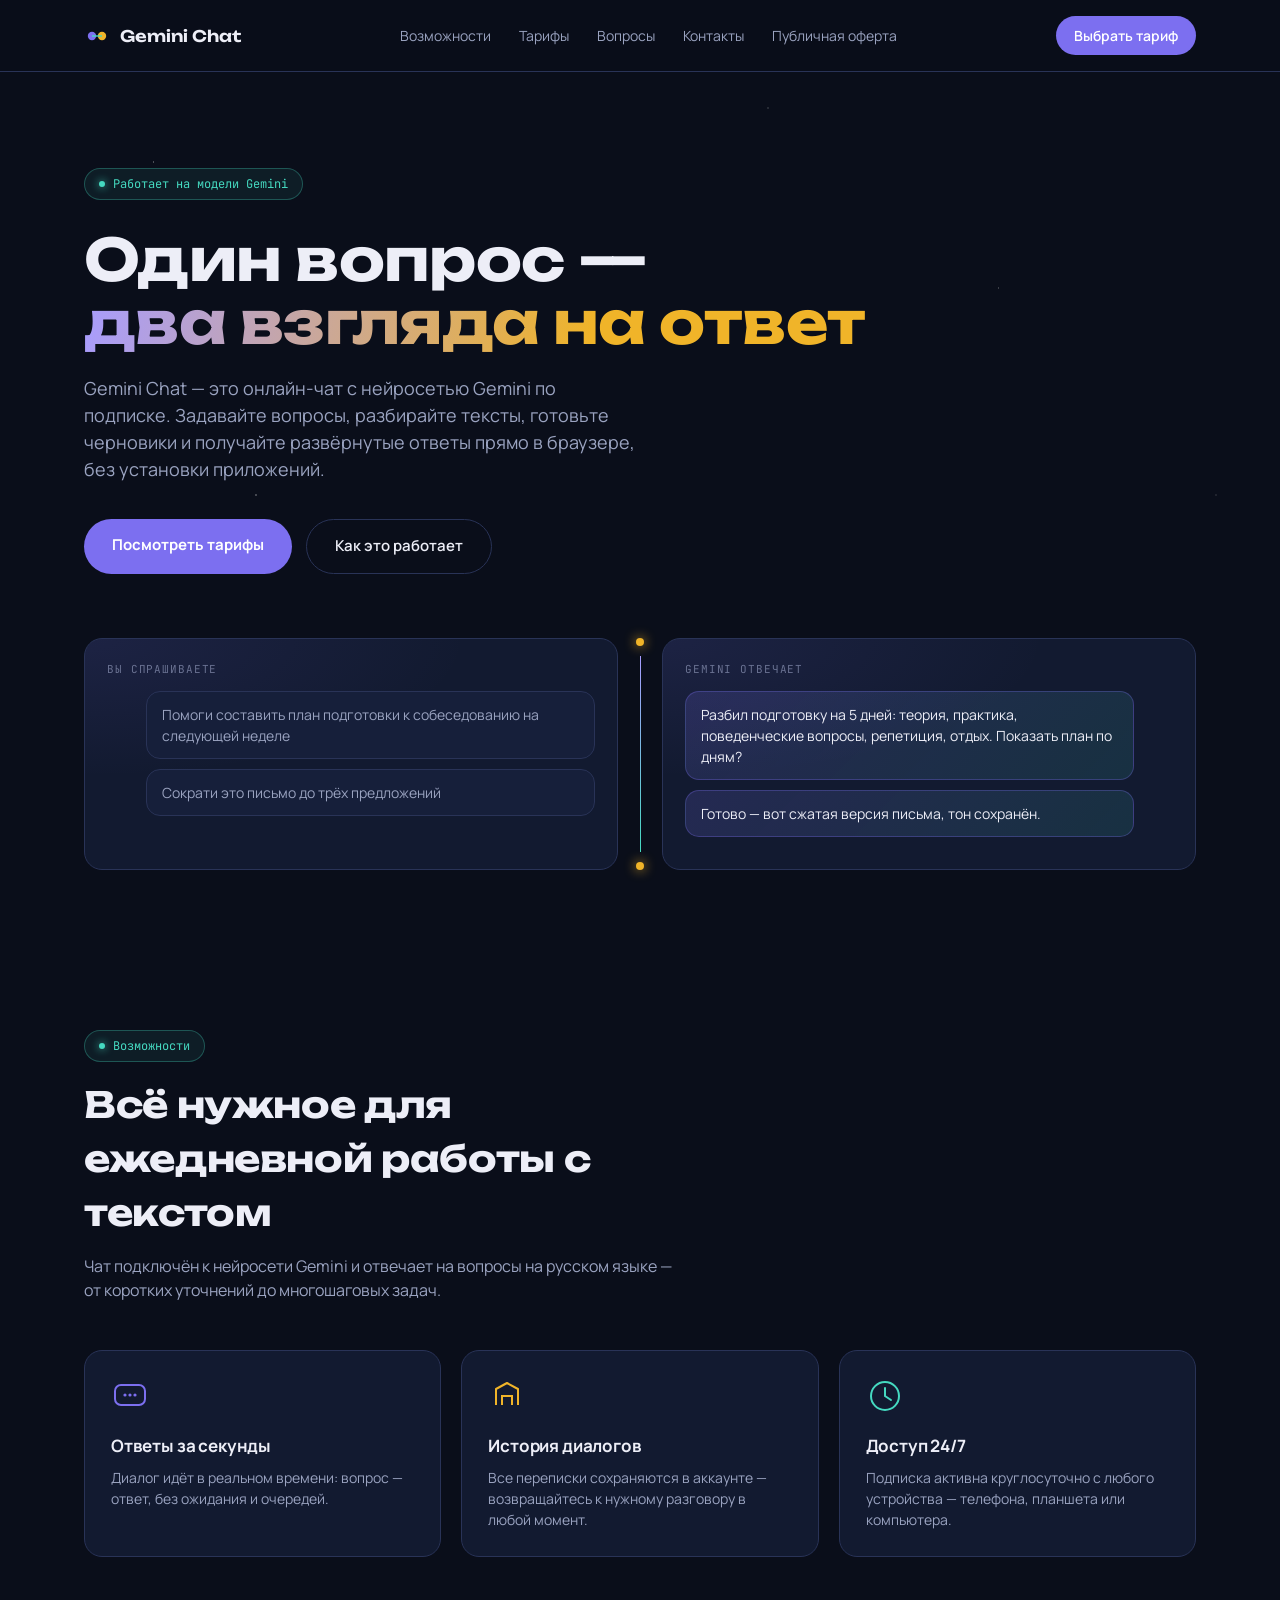
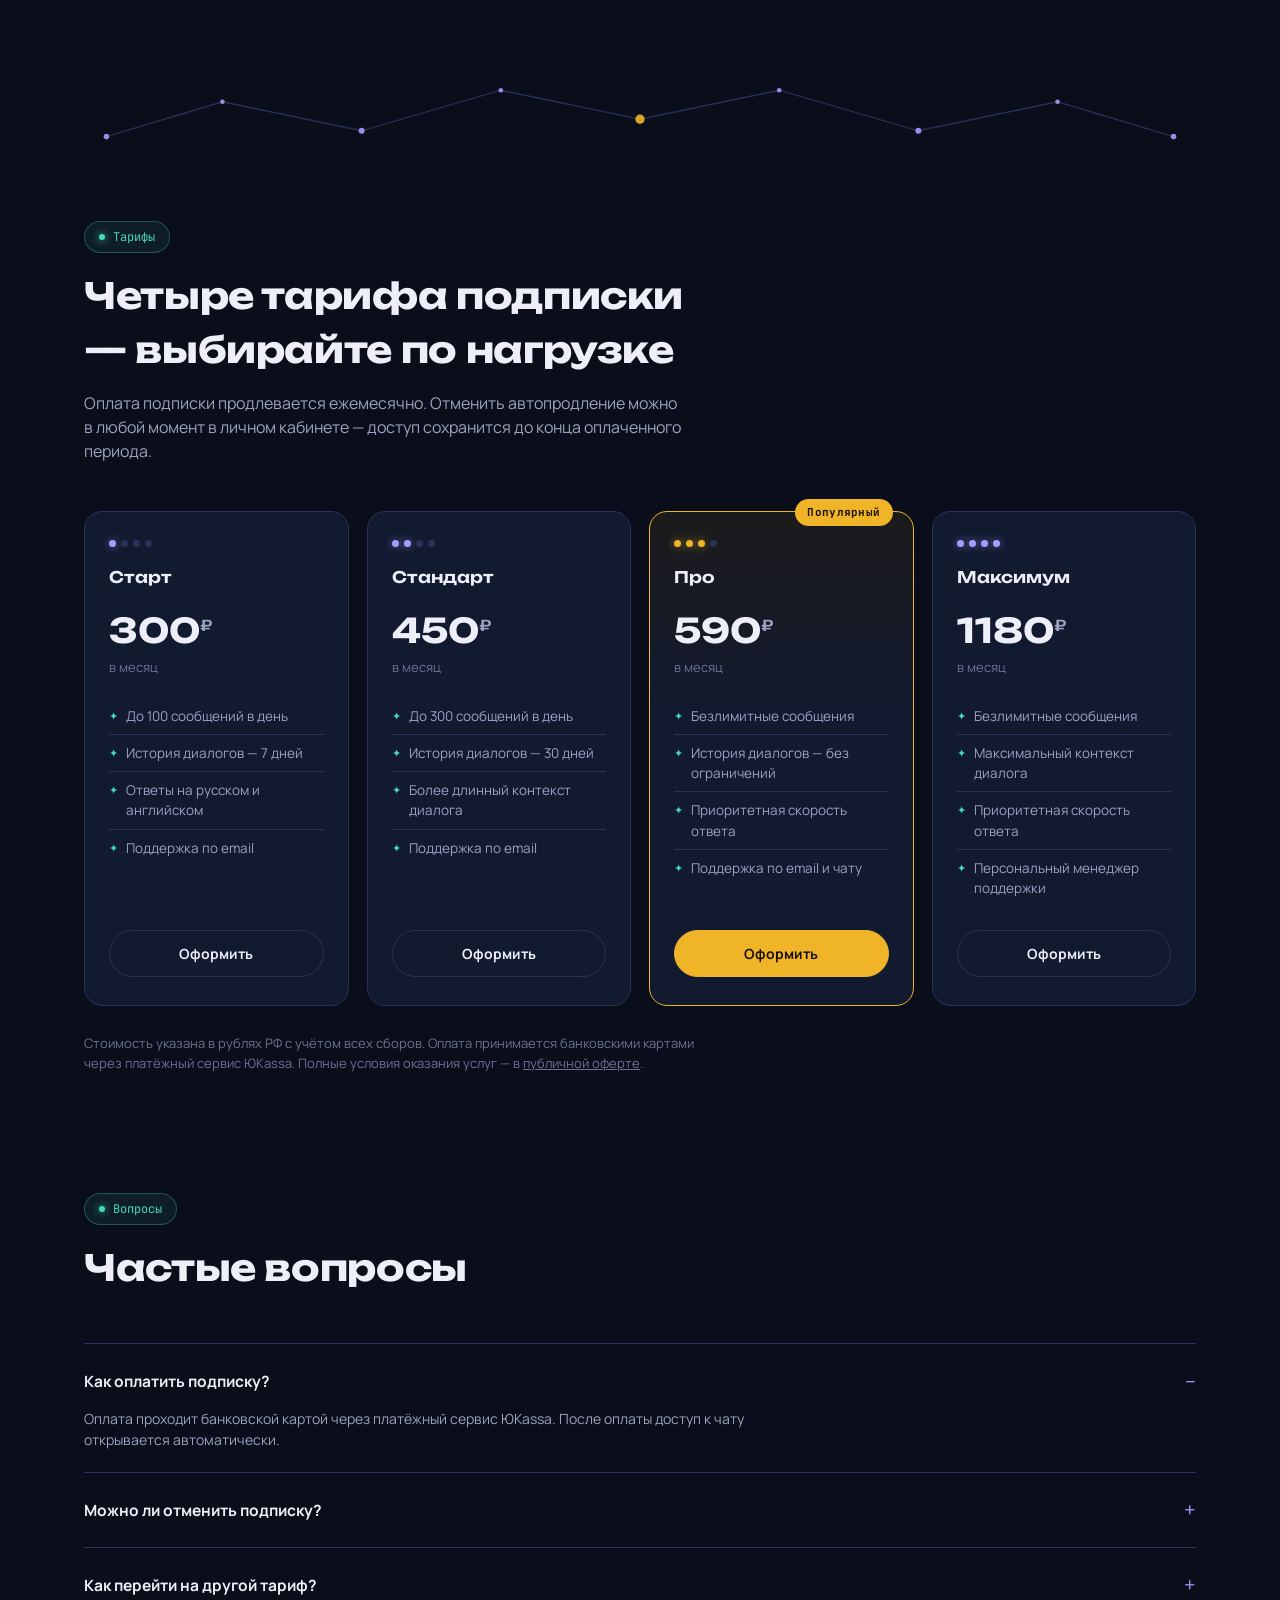
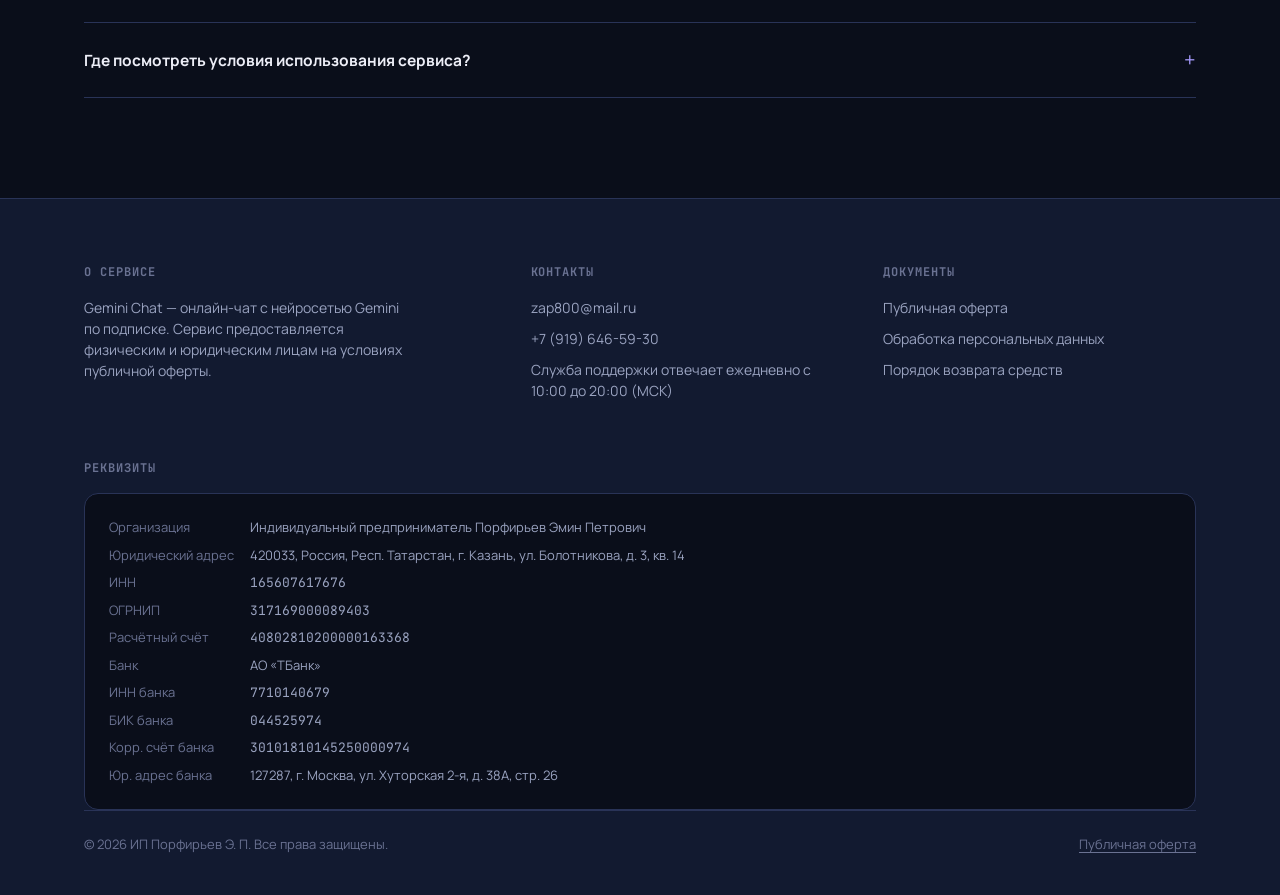
<file: gemini.html>
<!DOCTYPE html>
<html lang="ru">
<head>
    <meta charset="UTF-8">
    <meta name="viewport" content="width=device-width, initial-scale=1.0">
    <title>Gemini Chat — онлайн-чат с нейросетью Gemini по подписке</title>
    <link rel="icon" type="image/png" href="favicon.png">
    <link rel="icon" type="image/x-icon" href="favicon.ico">
    <link rel="apple-touch-icon" href="apple-touch-icon.png">
    <link rel="preconnect" href="https://fonts.googleapis.com">
    <link href="https://fonts.googleapis.com/css2?family=Unbounded:wght@400;500;600;700;800&family=Manrope:wght@400;500;600;700;800&family=JetBrains+Mono:wght@400;500;600&display=swap"
          rel="stylesheet">
    <style>
        :root {
            --bg-void: #0a0e1a;
            --bg-panel: #121a30;
            --bg-panel-2: #161f3a;
            --line: #293357;
            --violet: #7c6ff0;
            --violet-soft: #a89cff;
            --gold: #f0b429;
            --teal: #45d9c0;
            --text: #edeef7;
            --text-muted: #9aa3c0;
            --text-dim: #6a7292;
            --radius: 18px;
        }

        * {
            box-sizing: border-box;
            margin: 0;
            padding: 0;
        }

        html {
            scroll-behavior: smooth;
        }

        body {
            background: var(--bg-void);
            color: var(--text);
            font-family: 'Manrope', sans-serif;
            line-height: 1.5;
            overflow-x: hidden;
        }

        h1, h2, h3, .display {
            font-family: 'Unbounded', sans-serif;
            letter-spacing: -0.01em;
        }

        .mono {
            font-family: 'JetBrains Mono', monospace;
        }

        a {
            color: inherit;
        }

        img, svg {
            display: block;
            max-width: 100%;
        }

        .wrap {
            max-width: 1160px;
            margin: 0 auto;
            padding: 0 24px;
        }

        .stars-bg {
            position: fixed;
            inset: 0;
            z-index: 0;
            pointer-events: none;
            background: radial-gradient(1px 1px at 12% 18%, rgba(255, 255, 255, .55), transparent),
            radial-gradient(1px 1px at 78% 32%, rgba(255, 255, 255, .4), transparent),
            radial-gradient(1.5px 1.5px at 40% 72%, rgba(255, 255, 255, .5), transparent),
            radial-gradient(1px 1px at 85% 80%, rgba(255, 255, 255, .35), transparent),
            radial-gradient(1px 1px at 60% 12%, rgba(255, 255, 255, .4), transparent),
            radial-gradient(1.5px 1.5px at 20% 55%, rgba(255, 255, 255, .45), transparent),
            radial-gradient(1px 1px at 95% 55%, rgba(255, 255, 255, .3), transparent);
            background-repeat: no-repeat;
        }

        /* ---------- HEADER ---------- */
        header {
            position: sticky;
            top: 0;
            z-index: 50;
            background: rgba(10, 14, 26, .82);
            backdrop-filter: blur(10px);
            border-bottom: 1px solid var(--line);
        }

        .nav {
            display: flex;
            align-items: center;
            justify-content: space-between;
            padding: 16px 24px;
        }

        .logo {
            display: flex;
            align-items: center;
            gap: 10px;
            font-family: 'Unbounded';
            font-size: 16px;
            font-weight: 600;
        }

        .logo-mark {
            width: 26px;
            height: 26px;
            flex: none;
        }

        .nav-links {
            display: flex;
            gap: 28px;
            font-size: 14px;
            color: var(--text-muted);
        }

        .nav-links a {
            text-decoration: none;
            transition: color .2s;
        }

        .nav-links a:hover {
            color: var(--text);
        }

        .nav-cta {
            background: var(--violet);
            color: #fff;
            text-decoration: none;
            padding: 9px 18px;
            border-radius: 100px;
            font-size: 14px;
            font-weight: 600;
            transition: transform .2s, box-shadow .2s;
            white-space: nowrap;
        }

        .nav-cta:hover {
            transform: translateY(-1px);
            box-shadow: 0 8px 24px rgba(124, 111, 240, .35);
        }

        .nav-mobile-links {
            display: none;
        }

        @media (max-width: 760px) {
            .nav-links {
                display: none;
            }
        }

        /* ---------- HERO ---------- */
        .hero {
            position: relative;
            padding: 96px 0 60px;
            z-index: 1;
        }

        .eyebrow {
            display: inline-flex;
            align-items: center;
            gap: 8px;
            font-family: 'JetBrains Mono';
            font-size: 12px;
            color: var(--teal);
            border: 1px solid rgba(69, 217, 192, .3);
            background: rgba(69, 217, 192, .07);
            padding: 6px 14px;
            border-radius: 100px;
            margin-bottom: 28px;
        }

        .eyebrow .dot {
            width: 6px;
            height: 6px;
            border-radius: 50%;
            background: var(--teal);
            box-shadow: 0 0 8px var(--teal);
        }

        .hero h1 {
            font-size: clamp(34px, 5.4vw, 58px);
            font-weight: 700;
            line-height: 1.08;
            max-width: 820px;
        }

        .hero h1 span {
            background: linear-gradient(100deg, var(--violet-soft), var(--gold) 65%);
            -webkit-background-clip: text;
            background-clip: text;
            color: transparent;
        }

        .hero p.lead {
            margin-top: 22px;
            font-size: 18px;
            color: var(--text-muted);
            max-width: 560px;
        }

        .hero-ctas {
            display: flex;
            gap: 14px;
            margin-top: 36px;
            flex-wrap: wrap;
        }

        .btn-primary {
            background: var(--violet);
            color: #fff;
            text-decoration: none;
            font-weight: 700;
            padding: 15px 28px;
            border-radius: 100px;
            font-size: 15px;
            transition: transform .2s, box-shadow .2s;
        }

        .btn-primary:hover {
            transform: translateY(-2px);
            box-shadow: 0 10px 30px rgba(124, 111, 240, .4);
        }

        .btn-ghost {
            border: 1px solid var(--line);
            color: var(--text);
            text-decoration: none;
            font-weight: 600;
            padding: 15px 28px;
            border-radius: 100px;
            font-size: 15px;
            transition: border-color .2s, background .2s;
        }

        .btn-ghost:hover {
            border-color: var(--violet-soft);
            background: rgba(124, 111, 240, .08);
        }

        /* Twin dialogue signature */
        .twin-stage {
            position: relative;
            margin-top: 64px;
            display: grid;
            grid-template-columns:1fr auto 1fr;
            gap: 0;
            align-items: stretch;
        }

        .twin-panel {
            background: var(--bg-panel);
            border: 1px solid var(--line);
            border-radius: var(--radius);
            padding: 22px;
            position: relative;
            overflow: hidden;
        }

        .twin-panel::before {
            content: '';
            position: absolute;
            inset: 0;
            background: radial-gradient(120% 100% at 0% 0%, rgba(124, 111, 240, .10), transparent 60%);
        }

        .twin-tag {
            font-family: 'JetBrains Mono';
            font-size: 11px;
            color: var(--text-dim);
            text-transform: uppercase;
            letter-spacing: .08em;
            margin-bottom: 14px;
            position: relative;
        }

        .bubble {
            border-radius: 14px;
            padding: 12px 15px;
            font-size: 14px;
            margin-bottom: 10px;
            max-width: 92%;
            position: relative;
        }

        .bubble.user {
            background: var(--bg-panel-2);
            color: var(--text-muted);
            margin-left: auto;
            border: 1px solid var(--line);
        }

        .bubble.ai {
            background: linear-gradient(135deg, rgba(124, 111, 240, .18), rgba(69, 217, 192, .12));
            border: 1px solid rgba(124, 111, 240, .3);
        }

        .twin-connector {
            display: flex;
            flex-direction: column;
            align-items: center;
            justify-content: center;
            padding: 0 18px;
            gap: 10px;
        }

        .twin-connector .star {
            width: 8px;
            height: 8px;
            border-radius: 50%;
            background: var(--gold);
            box-shadow: 0 0 12px var(--gold);
        }

        .twin-connector .line {
            width: 1px;
            flex: 1;
            background: linear-gradient(var(--violet-soft), var(--teal));
            min-height: 40px;
        }

        @media (max-width: 820px) {
            .twin-stage {
                grid-template-columns:1fr;
                gap: 18px;
            }

            .twin-connector {
                flex-direction: row;
                padding: 6px 0;
            }

            .twin-connector .line {
                height: 1px;
                width: 100%;
                min-height: 0;
            }
        }

        @media (prefers-reduced-motion: no-preference) {
            .pulse {
                animation: pulse 2.6s ease-in-out infinite;
            }

            @keyframes pulse {
                0%, 100% {
                    opacity: 1;
                }
                50% {
                    opacity: .35;
                }
            }
        }

        /* ---------- SECTION HEADS ---------- */
        section {
            position: relative;
            z-index: 1;
        }

        .section-head {
            max-width: 600px;
            margin-bottom: 48px;
        }

        .section-head .eyebrow {
            margin-bottom: 16px;
        }

        .section-head h2 {
            font-size: clamp(26px, 3.4vw, 36px);
            font-weight: 700;
        }

        .section-head p {
            color: var(--text-muted);
            margin-top: 14px;
            font-size: 16px;
        }

        /* ---------- FEATURES ---------- */
        .features {
            padding: 100px 0 20px;
        }

        .feature-grid {
            display: grid;
            grid-template-columns:repeat(3, 1fr);
            gap: 20px;
        }

        .feature-card {
            background: var(--bg-panel);
            border: 1px solid var(--line);
            border-radius: var(--radius);
            padding: 26px;
            transition: border-color .2s, transform .2s;
        }

        .feature-card:hover {
            border-color: var(--violet-soft);
            transform: translateY(-3px);
        }

        .feature-icon {
            width: 38px;
            height: 38px;
            margin-bottom: 18px;
        }

        .feature-card h3 {
            font-family: 'Manrope';
            font-size: 17px;
            font-weight: 700;
            margin-bottom: 8px;
        }

        .feature-card p {
            font-size: 14px;
            color: var(--text-muted);
        }

        @media (max-width: 820px) {
            .feature-grid {
                grid-template-columns:1fr;
            }
        }

        /* ---------- CONSTELLATION DIVIDER ---------- */
        .constellation {
            padding: 90px 0 30px;
        }

        .constellation svg {
            width: 100%;
            height: auto;
            opacity: .9;
        }

        /* ---------- PRICING ---------- */
        .pricing {
            padding: 20px 0 100px;
        }

        .price-grid {
            display: grid;
            grid-template-columns:repeat(4, 1fr);
            gap: 18px;
        }

        .price-card {
            background: var(--bg-panel);
            border: 1px solid var(--line);
            border-radius: var(--radius);
            padding: 28px 24px;
            display: flex;
            flex-direction: column;
            position: relative;
            transition: transform .2s, border-color .2s;
        }

        .price-card:hover {
            transform: translateY(-4px);
        }

        .price-card.featured {
            border-color: var(--gold);
            background: linear-gradient(180deg, rgba(240, 180, 41, .08), var(--bg-panel) 40%);
        }

        .featured-tag {
            position: absolute;
            top: -13px;
            right: 20px;
            background: var(--gold);
            color: #1a1200;
            font-family: 'JetBrains Mono';
            font-size: 11px;
            font-weight: 700;
            padding: 5px 12px;
            border-radius: 100px;
            letter-spacing: .03em;
        }

        .stars-rank {
            display: flex;
            gap: 5px;
            margin-bottom: 18px;
        }

        .stars-rank span {
            width: 7px;
            height: 7px;
            border-radius: 50%;
            background: var(--line);
        }

        .stars-rank span.on {
            background: var(--violet-soft);
            box-shadow: 0 0 8px rgba(168, 156, 255, .6);
        }

        .price-card.featured .stars-rank span.on {
            background: var(--gold);
            box-shadow: 0 0 8px rgba(240, 180, 41, .6);
        }

        .plan-name {
            font-family: 'Unbounded';
            font-size: 16px;
            font-weight: 600;
            margin-bottom: 6px;
        }

        .plan-price {
            font-family: 'Unbounded';
            font-size: 34px;
            font-weight: 700;
            margin: 10px 0 2px;
        }

        .plan-price sup {
            font-size: 15px;
            font-weight: 500;
            color: var(--text-muted);
        }

        .plan-period {
            font-size: 13px;
            color: var(--text-dim);
            margin-bottom: 20px;
        }

        .plan-features {
            list-style: none;
            flex: 1;
            margin-bottom: 24px;
        }

        .plan-features li {
            font-size: 13.5px;
            color: var(--text-muted);
            padding: 8px 0;
            border-top: 1px solid var(--line);
            display: flex;
            gap: 8px;
            align-items: flex-start;
        }

        .plan-features li:first-child {
            border-top: none;
        }

        .plan-features li::before {
            content: '✦';
            color: var(--teal);
            font-size: 11px;
            margin-top: 2px;
            flex: none;
        }

        .plan-btn {
            text-align: center;
            padding: 12px;
            border-radius: 100px;
            font-weight: 700;
            font-size: 14px;
            text-decoration: none;
            border: 1px solid var(--line);
            transition: all .2s;
        }

        .plan-btn:hover {
            border-color: var(--violet-soft);
            background: rgba(124, 111, 240, .1);
        }

        .price-card.featured .plan-btn {
            background: var(--gold);
            color: #1a1200;
            border-color: var(--gold);
        }

        .price-card.featured .plan-btn:hover {
            box-shadow: 0 8px 24px rgba(240, 180, 41, .35);
        }

        @media (max-width: 980px) {
            .price-grid {
                grid-template-columns:1fr 1fr;
            }
        }

        @media (max-width: 560px) {
            .price-grid {
                grid-template-columns:1fr;
            }
        }

        .price-note {
            margin-top: 28px;
            font-size: 13px;
            color: var(--text-dim);
            max-width: 640px;
        }

        /* ---------- FAQ ---------- */
        .faq {
            padding: 20px 0 100px;
        }

        .faq-item {
            border-top: 1px solid var(--line);
            padding: 22px 0;
        }

        .faq-item:last-child {
            border-bottom: 1px solid var(--line);
        }

        .faq-item summary {
            cursor: pointer;
            font-weight: 700;
            font-size: 15.5px;
            list-style: none;
            display: flex;
            justify-content: space-between;
            align-items: center;
        }

        .faq-item summary::-webkit-details-marker {
            display: none;
        }

        .faq-item summary::after {
            content: '+';
            color: var(--violet-soft);
            font-size: 20px;
            font-weight: 400;
        }

        .faq-item[open] summary::after {
            content: '–';
        }

        .faq-item p {
            margin-top: 12px;
            font-size: 14px;
            color: var(--text-muted);
            max-width: 680px;
        }

        /* ---------- FOOTER ---------- */
        footer {
            border-top: 1px solid var(--line);
            padding: 64px 0 40px;
            background: var(--bg-panel);
        }

        .footer-top {
            display: grid;
            grid-template-columns:1.3fr 1fr 1fr;
            gap: 40px;
            margin-bottom: 48px;
        }

        .footer-col h4 {
            font-family: 'JetBrains Mono';
            font-size: 12px;
            text-transform: uppercase;
            letter-spacing: .08em;
            color: var(--text-dim);
            margin-bottom: 16px;
        }

        .footer-col p, .footer-col a {
            font-size: 14px;
            color: var(--text-muted);
            text-decoration: none;
            display: block;
            margin-bottom: 10px;
        }

        .footer-col a:hover {
            color: var(--text);
        }

        .requisites {
            background: var(--bg-void);
            border: 1px solid var(--line);
            border-radius: 14px;
            padding: 24px;
            margin-top: 8px;
        }

        .requisites dl {
            display: grid;
            grid-template-columns:auto 1fr;
            gap: 8px 16px;
            font-size: 13px;
        }

        .requisites dt {
            color: var(--text-dim);
            white-space: nowrap;
        }

        .requisites dd {
            color: var(--text-muted);
        }

        @media (max-width: 820px) {
            .footer-top {
                grid-template-columns:1fr;
            }

            .requisites dl {
                grid-template-columns:1fr;
                gap: 2px 0;
            }

            .requisites dt {
                margin-top: 8px;
            }
        }

        .footer-bottom {
            border-top: 1px solid var(--line);
            padding-top: 24px;
            display: flex;
            justify-content: space-between;
            flex-wrap: wrap;
            gap: 12px;
            font-size: 13px;
            color: var(--text-dim);
        }

        .footer-bottom a {
            color: var(--text-dim);
            text-decoration: underline;
            text-underline-offset: 3px;
        }

        .footer-bottom a:hover {
            color: var(--text-muted);
        }
    </style>
</head>
<body>
<div class="stars-bg"></div>

<header>
    <div class="wrap nav">
        <div class="logo">
            <svg class="logo-mark" viewBox="0 0 26 26" fill="none">
                <circle cx="8" cy="13" r="4.2" fill="#7C6FF0"/>
                <circle cx="18" cy="13" r="4.2" fill="#F0B429"/>
                <line x1="8" y1="13" x2="18" y2="13" stroke="#45D9C0" stroke-width="1.4"/>
            </svg>
            Gemini Chat
        </div>
        <nav class="nav-links">
            <a href="#features">Возможности</a>
            <a href="#pricing">Тарифы</a>
            <a href="#faq">Вопросы</a>
            <a href="#contacts">Контакты</a>
            <a href="oferta.html">Публичная оферта</a>
        </nav>
        <a href="#pricing" class="nav-cta">Выбрать тариф</a>
    </div>
</header>

<main>
    <!-- HERO -->
    <section class="hero">
        <div class="wrap">
            <div class="eyebrow"><span class="dot pulse"></span>Работает на модели Gemini</div>
            <h1>Один вопрос —<br><span>два взгляда на ответ</span></h1>
            <p class="lead">Gemini Chat — это онлайн-чат с нейросетью Gemini по подписке. Задавайте вопросы, разбирайте
                тексты, готовьте черновики и получайте развёрнутые ответы прямо в браузере, без установки
                приложений.</p>
            <div class="hero-ctas">
                <a href="#pricing" class="btn-primary">Посмотреть тарифы</a>
                <a href="#features" class="btn-ghost">Как это работает</a>
            </div>

            <div class="twin-stage">
                <div class="twin-panel">
                    <div class="twin-tag">Вы спрашиваете</div>
                    <div class="bubble user">Помоги составить план подготовки к собеседованию на следующей неделе</div>
                    <div class="bubble user">Сократи это письмо до трёх предложений</div>
                </div>
                <div class="twin-connector">
                    <span class="star pulse"></span>
                    <span class="line"></span>
                    <span class="star pulse" style="animation-delay:.6s"></span>
                </div>
                <div class="twin-panel">
                    <div class="twin-tag">Gemini отвечает</div>
                    <div class="bubble ai">Разбил подготовку на 5 дней: теория, практика, поведенческие вопросы,
                        репетиция, отдых. Показать план по дням?
                    </div>
                    <div class="bubble ai">Готово — вот сжатая версия письма, тон сохранён.</div>
                </div>
            </div>
        </div>
    </section>

    <!-- FEATURES -->
    <section class="features" id="features">
        <div class="wrap">
            <div class="section-head">
                <div class="eyebrow"><span class="dot"></span>Возможности</div>
                <h2>Всё нужное для ежедневной работы с текстом</h2>
                <p>Чат подключён к нейросети Gemini и отвечает на вопросы на русском языке — от коротких уточнений до
                    многошаговых задач.</p>
            </div>
            <div class="feature-grid">
                <div class="feature-card">
                    <svg class="feature-icon" viewBox="0 0 38 38" fill="none">
                        <rect x="4" y="8" width="30" height="20" rx="6" stroke="#7C6FF0" stroke-width="2"/>
                        <circle cx="14" cy="18" r="1.6" fill="#7C6FF0"/>
                        <circle cx="19" cy="18" r="1.6" fill="#7C6FF0"/>
                        <circle cx="24" cy="18" r="1.6" fill="#7C6FF0"/>
                    </svg>
                    <h3>Ответы за секунды</h3>
                    <p>Диалог идёт в реальном времени: вопрос — ответ, без ожидания и очередей.</p>
                </div>
                <div class="feature-card">
                    <svg class="feature-icon" viewBox="0 0 38 38" fill="none">
                        <path d="M8 28V12l11-6 11 6v16" stroke="#F0B429" stroke-width="2" stroke-linejoin="round"/>
                        <path d="M14 28v-9h10v9" stroke="#F0B429" stroke-width="2"/>
                    </svg>
                    <h3>История диалогов</h3>
                    <p>Все переписки сохраняются в аккаунте — возвращайтесь к нужному разговору в любой момент.</p>
                </div>
                <div class="feature-card">
                    <svg class="feature-icon" viewBox="0 0 38 38" fill="none">
                        <circle cx="19" cy="19" r="14" stroke="#45D9C0" stroke-width="2"/>
                        <path d="M19 11v8l6 4" stroke="#45D9C0" stroke-width="2" stroke-linecap="round"/>
                    </svg>
                    <h3>Доступ 24/7</h3>
                    <p>Подписка активна круглосуточно с любого устройства — телефона, планшета или компьютера.</p>
                </div>
            </div>
        </div>
    </section>

    <!-- CONSTELLATION DIVIDER -->
    <div class="constellation wrap">
        <svg viewBox="0 0 1000 90" xmlns="http://www.w3.org/2000/svg">
            <g stroke="#293357" stroke-width="1.2" fill="none">
                <path d="M40,60 L140,30 L260,55 L380,20 L500,45 L620,20 L740,55 L860,30 L960,60"/>
            </g>
            <g fill="#a89cff">
                <circle cx="40" cy="60" r="2.4"/>
                <circle cx="140" cy="30" r="2"/>
                <circle cx="260" cy="55" r="2.6"/>
                <circle cx="380" cy="20" r="2"/>
                <circle cx="620" cy="20" r="2"/>
                <circle cx="740" cy="55" r="2.6"/>
                <circle cx="860" cy="30" r="2"/>
                <circle cx="960" cy="60" r="2.4"/>
            </g>
            <circle cx="500" cy="45" r="4" fill="#f0b429"/>
        </svg>
    </div>

    <!-- PRICING -->
    <section class="pricing" id="pricing">
        <div class="wrap">
            <div class="section-head">
                <div class="eyebrow"><span class="dot"></span>Тарифы</div>
                <h2>Четыре тарифа подписки — выбирайте по нагрузке</h2>
                <p>Оплата подписки продлевается ежемесячно. Отменить автопродление можно в любой момент в личном
                    кабинете — доступ сохранится до конца оплаченного периода.</p>
            </div>

            <div class="price-grid">
                <div class="price-card">
                    <div class="stars-rank"><span class="on"></span><span></span><span></span><span></span></div>
                    <div class="plan-name">Старт</div>
                    <div class="plan-price">300<sup>₽</sup></div>
                    <div class="plan-period">в месяц</div>
                    <ul class="plan-features">
                        <li>До 100 сообщений в день</li>
                        <li>История диалогов — 7 дней</li>
                        <li>Ответы на русском и английском</li>
                        <li>Поддержка по email</li>
                    </ul>
                    <a href="#contacts" class="plan-btn">Оформить</a>
                </div>

                <div class="price-card">
                    <div class="stars-rank"><span class="on"></span><span class="on"></span><span></span><span></span>
                    </div>
                    <div class="plan-name">Стандарт</div>
                    <div class="plan-price">450<sup>₽</sup></div>
                    <div class="plan-period">в месяц</div>
                    <ul class="plan-features">
                        <li>До 300 сообщений в день</li>
                        <li>История диалогов — 30 дней</li>
                        <li>Более длинный контекст диалога</li>
                        <li>Поддержка по email</li>
                    </ul>
                    <a href="#contacts" class="plan-btn">Оформить</a>
                </div>

                <div class="price-card featured">
                    <div class="featured-tag">Популярный</div>
                    <div class="stars-rank"><span class="on"></span><span class="on"></span><span
                            class="on"></span><span></span></div>
                    <div class="plan-name">Про</div>
                    <div class="plan-price">590<sup>₽</sup></div>
                    <div class="plan-period">в месяц</div>
                    <ul class="plan-features">
                        <li>Безлимитные сообщения</li>
                        <li>История диалогов — без ограничений</li>
                        <li>Приоритетная скорость ответа</li>
                        <li>Поддержка по email и чату</li>
                    </ul>
                    <a href="#contacts" class="plan-btn">Оформить</a>
                </div>

                <div class="price-card">
                    <div class="stars-rank"><span class="on"></span><span class="on"></span><span
                            class="on"></span><span class="on"></span></div>
                    <div class="plan-name">Максимум</div>
                    <div class="plan-price">1180<sup>₽</sup></div>
                    <div class="plan-period">в месяц</div>
                    <ul class="plan-features">
                        <li>Безлимитные сообщения</li>
                        <li>Максимальный контекст диалога</li>
                        <li>Приоритетная скорость ответа</li>
                        <li>Персональный менеджер поддержки</li>
                    </ul>
                    <a href="#contacts" class="plan-btn">Оформить</a>
                </div>
            </div>

            <p class="price-note">Стоимость указана в рублях РФ с учётом всех сборов. Оплата принимается банковскими
                картами через платёжный сервис ЮKassa. Полные условия оказания услуг — в <a href="oferta.html"
                                                                                            style="text-decoration:underline;">публичной
                    оферте</a>.</p>
        </div>
    </section>

    <!-- FAQ -->
    <section class="faq" id="faq">
        <div class="wrap">
            <div class="section-head">
                <div class="eyebrow"><span class="dot"></span>Вопросы</div>
                <h2>Частые вопросы</h2>
            </div>
            <details class="faq-item" open>
                <summary>Как оплатить подписку?</summary>
                <p>Оплата проходит банковской картой через платёжный сервис ЮKassa. После оплаты доступ к чату
                    открывается автоматически.</p>
            </details>
            <details class="faq-item">
                <summary>Можно ли отменить подписку?</summary>
                <p>Да, отменить автопродление можно в любой момент в личном кабинете. Доступ к тарифу сохранится до
                    конца уже оплаченного периода.</p>
            </details>
            <details class="faq-item">
                <summary>Как перейти на другой тариф?</summary>
                <p>Смена тарифа доступна в личном кабинете в любое время — новая стоимость применится со следующего
                    расчётного периода.</p>
            </details>
            <details class="faq-item">
                <summary>Где посмотреть условия использования сервиса?</summary>
                <p>Полные условия, порядок оплаты и возврата средств описаны в <a href="oferta.html"
                                                                                  style="text-decoration:underline;">публичной
                    оферте</a>.</p>
            </details>
        </div>
    </section>
</main>

<footer id="contacts">
    <div class="wrap">
        <div class="footer-top">
            <div class="footer-col">
                <h4>О сервисе</h4>
                <p style="max-width:320px;">Gemini Chat — онлайн-чат с нейросетью Gemini по подписке. Сервис
                    предоставляется физическим и юридическим лицам на условиях публичной оферты.</p>
            </div>
            <div class="footer-col">
                <h4>Контакты</h4>
                <a href="mailto:zap800@mail.ru">zap800@mail.ru</a>
                <a href="tel:+79196465930">+7 (919) 646-59-30</a>
                <p style="margin-top:2px;">Служба поддержки отвечает ежедневно с 10:00 до 20:00 (МСК)</p>
            </div>
            <div class="footer-col">
                <h4>Документы</h4>
                <a href="oferta.html">Публичная оферта</a>
                <a href="oferta.html#privacy">Обработка персональных данных</a>
                <a href="oferta.html#refund">Порядок возврата средств</a>
            </div>
        </div>

        <div class="footer-col">
            <h4>Реквизиты</h4>
            <div class="requisites">
                <dl>
                    <dt>Организация</dt>
                    <dd>Индивидуальный предприниматель Порфирьев Эмин Петрович</dd>
                    <dt>Юридический адрес</dt>
                    <dd>420033, Россия, Респ. Татарстан, г. Казань, ул. Болотникова, д. 3, кв. 14</dd>
                    <dt>ИНН</dt>
                    <dd class="mono">165607617676</dd>
                    <dt>ОГРНИП</dt>
                    <dd class="mono">317169000089403</dd>
                    <dt>Расчётный счёт</dt>
                    <dd class="mono">40802810200000163368</dd>
                    <dt>Банк</dt>
                    <dd>АО «ТБанк»</dd>
                    <dt>ИНН банка</dt>
                    <dd class="mono">7710140679</dd>
                    <dt>БИК банка</dt>
                    <dd class="mono">044525974</dd>
                    <dt>Корр. счёт банка</dt>
                    <dd class="mono">30101810145250000974</dd>
                    <dt>Юр. адрес банка</dt>
                    <dd>127287, г. Москва, ул. Хуторская 2-я, д. 38А, стр. 26</dd>
                </dl>
            </div>
        </div>

        <div class="footer-bottom">
            <div>© 2026 ИП Порфирьев Э. П. Все права защищены.</div>
            <div><a href="oferta.html">Публичная оферта</a></div>
        </div>
    </div>
</footer>

</body>
</html>
</file>
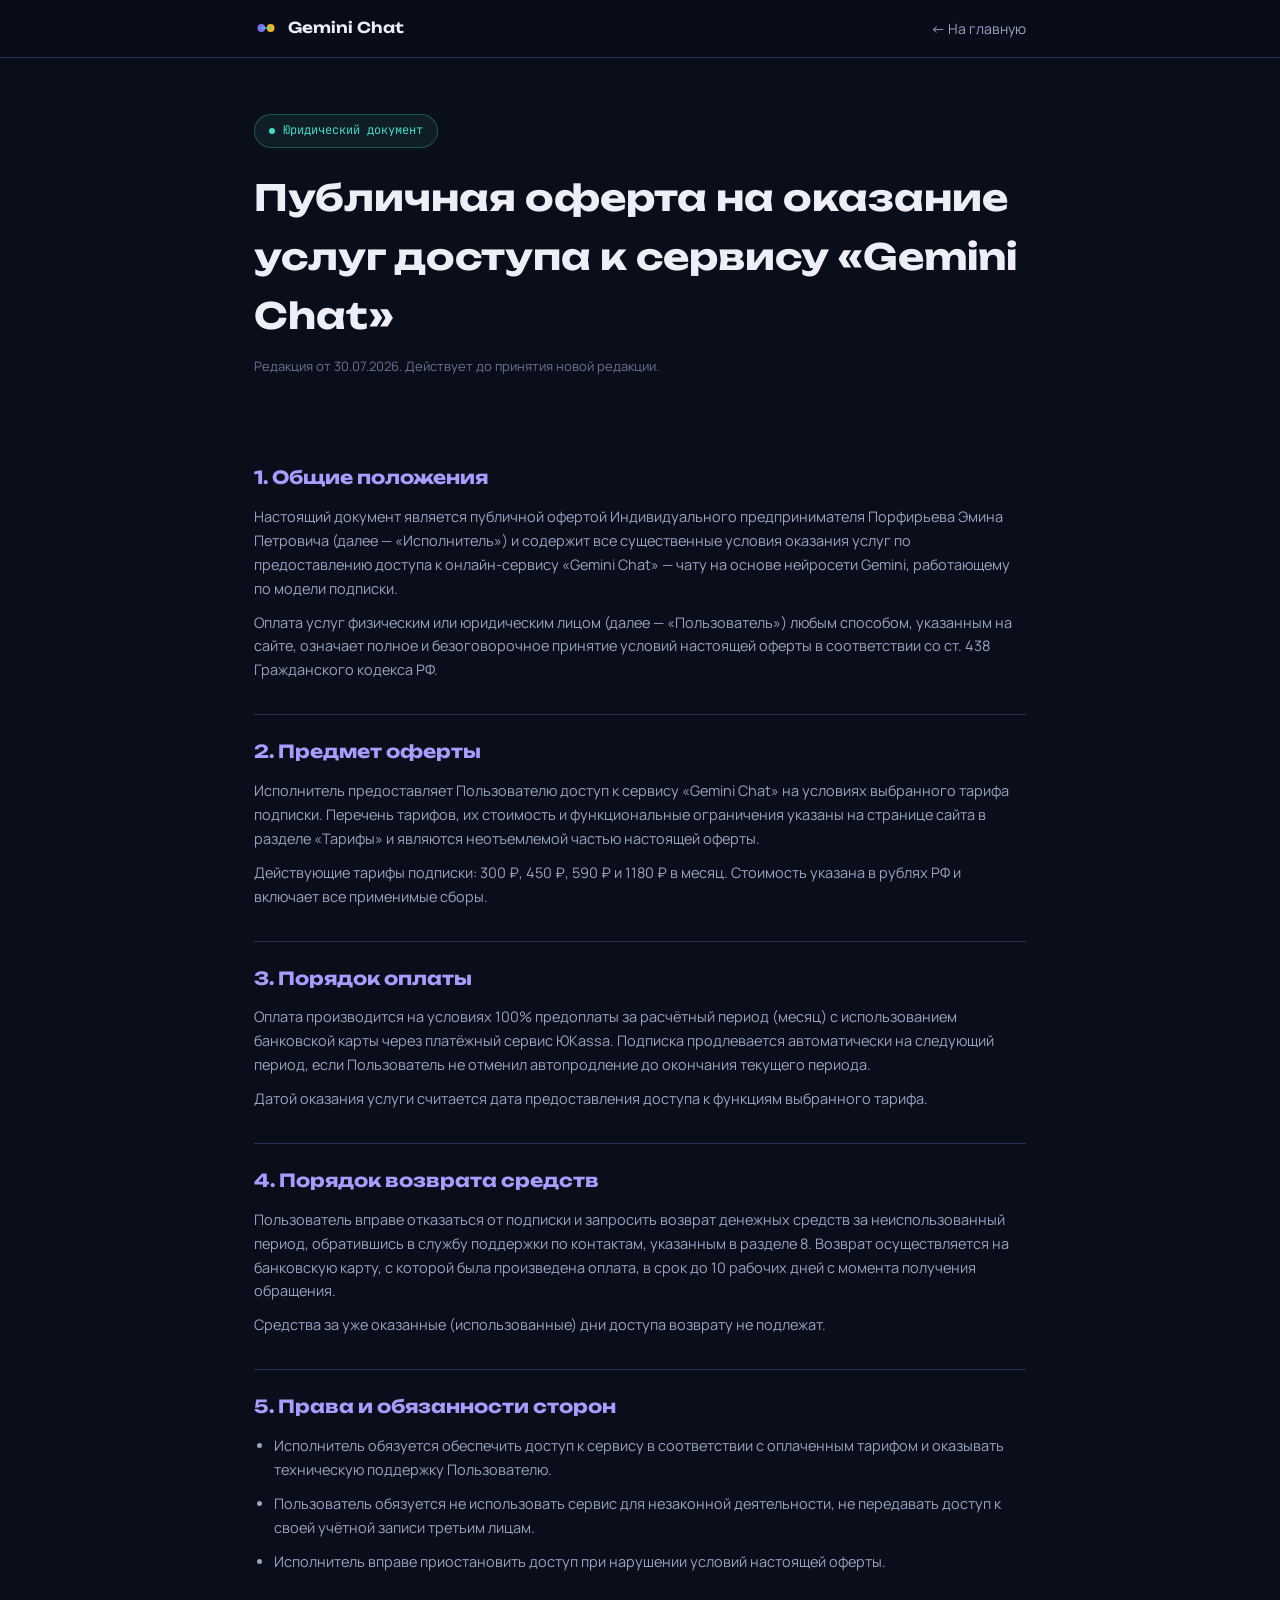
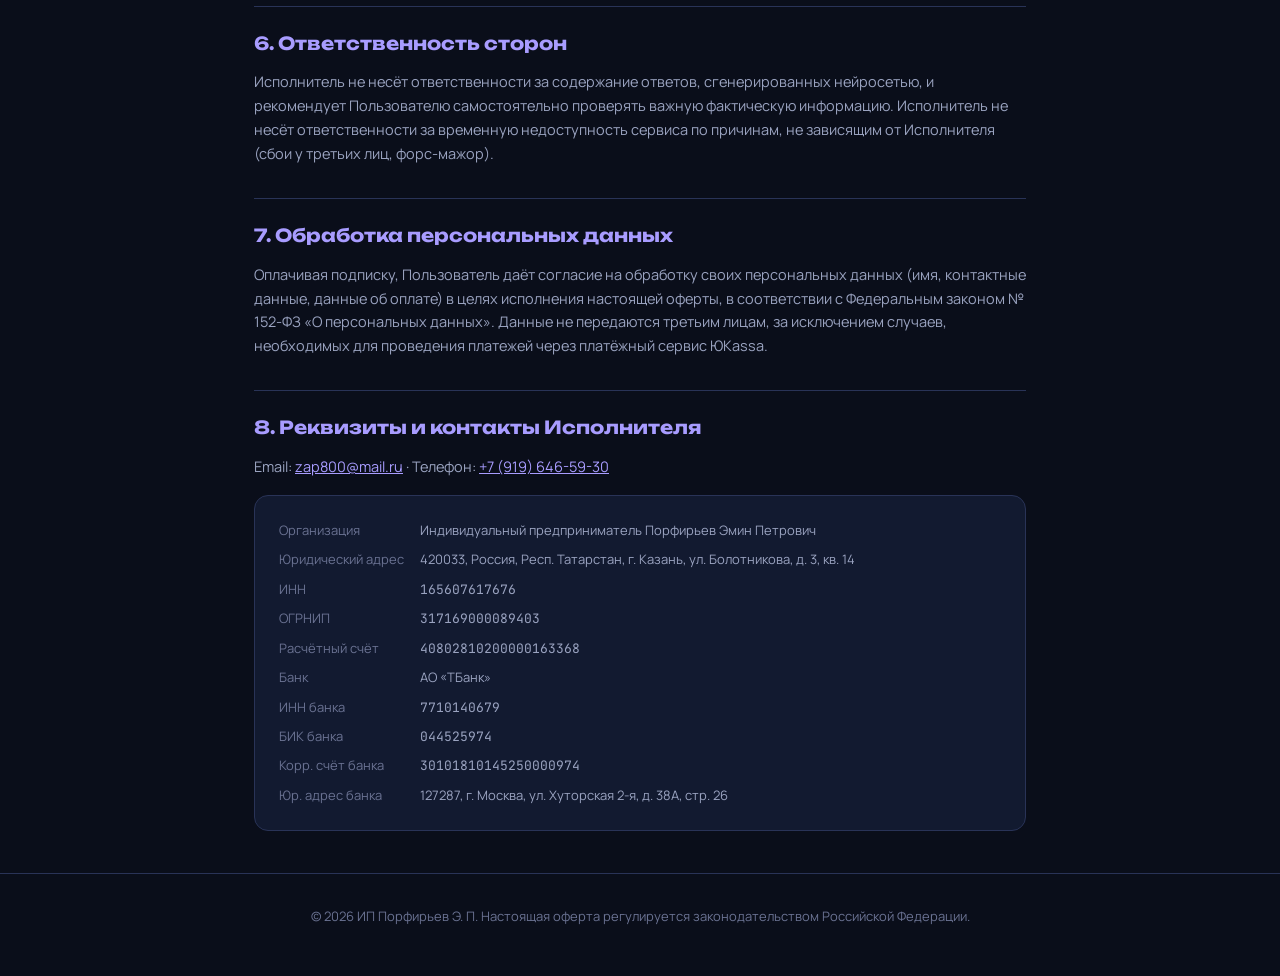
<file: oferta.html>
<!DOCTYPE html>
<html lang="ru">
<head>
    <meta charset="UTF-8">
    <meta name="viewport" content="width=device-width, initial-scale=1.0">
    <title>Публичная оферта — Gemini Chat</title>
    <link rel="preconnect" href="https://fonts.googleapis.com">
    <link href="https://fonts.googleapis.com/css2?family=Unbounded:wght@500;600;700&family=Manrope:wght@400;500;600;700&family=JetBrains+Mono:wght@400;500&display=swap" rel="stylesheet">
    <style>
        :root{
            --bg-void:#0a0e1a;--bg-panel:#121a30;--line:#293357;
            --violet:#7c6ff0;--violet-soft:#a89cff;--gold:#f0b429;--teal:#45d9c0;
            --text:#edeef7;--text-muted:#9aa3c0;--text-dim:#6a7292;
        }
        *{box-sizing:border-box;margin:0;padding:0;}
        body{background:var(--bg-void);color:var(--text);font-family:'Manrope',sans-serif;line-height:1.65;}
        h1,h2,.display{font-family:'Unbounded',sans-serif;}
        .mono{font-family:'JetBrains Mono',monospace;}
        a{color:var(--violet-soft);}
        .wrap{max-width:820px;margin:0 auto;padding:0 24px;}
        header{border-bottom:1px solid var(--line);position:sticky;top:0;background:rgba(10,14,26,.9);backdrop-filter:blur(10px);z-index:10;}
        .nav{display:flex;align-items:center;justify-content:space-between;padding:16px 24px;max-width:820px;margin:0 auto;}
        .logo{display:flex;align-items:center;gap:10px;font-family:'Unbounded';font-size:15px;font-weight:600;text-decoration:none;color:var(--text);}
        .logo-mark{width:24px;height:24px;}
        .back{font-size:14px;color:var(--text-muted);text-decoration:none;}
        .back:hover{color:var(--text);}
        .hero{padding:56px 0 24px;}
        .eyebrow{
            display:inline-flex;align-items:center;gap:8px;font-family:'JetBrains Mono';font-size:12px;color:var(--teal);
            border:1px solid rgba(69,217,192,.3);background:rgba(69,217,192,.07);padding:6px 14px;border-radius:100px;margin-bottom:20px;
        }
        .eyebrow .dot{width:6px;height:6px;border-radius:50%;background:var(--teal);}
        h1{font-size:clamp(26px,4vw,36px);font-weight:700;margin-bottom:10px;}
        .updated{font-size:13px;color:var(--text-dim);margin-bottom:40px;}
        section{padding:22px 0;border-top:1px solid var(--line);}
        section:first-of-type{border-top:none;}
        h2{font-size:18px;font-weight:700;margin-bottom:12px;color:var(--violet-soft);}
        p, li{font-size:14.5px;color:var(--text-muted);margin-bottom:10px;}
        ol, ul{padding-left:20px;margin-bottom:10px;}
        .req-box{background:var(--bg-panel);border:1px solid var(--line);border-radius:14px;padding:24px;margin-top:16px;}
        .req-box dl{display:grid;grid-template-columns:auto 1fr;gap:8px 16px;font-size:13px;}
        .req-box dt{color:var(--text-dim);white-space:nowrap;}
        .req-box dd{color:var(--text-muted);}
        @media (max-width:600px){.req-box dl{grid-template-columns:1fr;}.req-box dt{margin-top:8px;}}
        footer{border-top:1px solid var(--line);padding:32px 0 48px;margin-top:20px;text-align:center;font-size:13px;color:var(--text-dim);}
    </style>
</head>
<body>
<header>
    <div class="nav">
        <a href="gemini.html" class="logo">
            <svg class="logo-mark" viewBox="0 0 26 26" fill="none">
                <circle cx="8" cy="13" r="4.2" fill="#7C6FF0"/><circle cx="18" cy="13" r="4.2" fill="#F0B429"/>
                <line x1="8" y1="13" x2="18" y2="13" stroke="#45D9C0" stroke-width="1.4"/>
            </svg>
            Gemini Chat
        </a>
        <a href="gemini.html" class="back">← На главную</a>
    </div>
</header>

<div class="wrap">
    <div class="hero">
        <div class="eyebrow"><span class="dot"></span>Юридический документ</div>
        <h1>Публичная оферта на оказание услуг доступа к сервису «Gemini Chat»</h1>
        <p class="updated">Редакция от 30.07.2026. Действует до принятия новой редакции.</p>
    </div>

    <section>
        <h2>1. Общие положения</h2>
        <p>Настоящий документ является публичной офертой Индивидуального предпринимателя Порфирьева Эмина Петровича (далее — «Исполнитель») и содержит все существенные условия оказания услуг по предоставлению доступа к онлайн-сервису «Gemini Chat» — чату на основе нейросети Gemini, работающему по модели подписки.</p>
        <p>Оплата услуг физическим или юридическим лицом (далее — «Пользователь») любым способом, указанным на сайте, означает полное и безоговорочное принятие условий настоящей оферты в соответствии со ст. 438 Гражданского кодекса РФ.</p>
    </section>

    <section>
        <h2>2. Предмет оферты</h2>
        <p>Исполнитель предоставляет Пользователю доступ к сервису «Gemini Chat» на условиях выбранного тарифа подписки. Перечень тарифов, их стоимость и функциональные ограничения указаны на странице сайта в разделе «Тарифы» и являются неотъемлемой частью настоящей оферты.</p>
        <p>Действующие тарифы подписки: 300 ₽, 450 ₽, 590 ₽ и 1180 ₽ в месяц. Стоимость указана в рублях РФ и включает все применимые сборы.</p>
    </section>

    <section>
        <h2>3. Порядок оплаты</h2>
        <p>Оплата производится на условиях 100% предоплаты за расчётный период (месяц) с использованием банковской карты через платёжный сервис ЮKassa. Подписка продлевается автоматически на следующий период, если Пользователь не отменил автопродление до окончания текущего периода.</p>
        <p>Датой оказания услуги считается дата предоставления доступа к функциям выбранного тарифа.</p>
    </section>

    <section>
        <h2 id="refund">4. Порядок возврата средств</h2>
        <p>Пользователь вправе отказаться от подписки и запросить возврат денежных средств за неиспользованный период, обратившись в службу поддержки по контактам, указанным в разделе 8. Возврат осуществляется на банковскую карту, с которой была произведена оплата, в срок до 10 рабочих дней с момента получения обращения.</p>
        <p>Средства за уже оказанные (использованные) дни доступа возврату не подлежат.</p>
    </section>

    <section>
        <h2>5. Права и обязанности сторон</h2>
        <ul>
            <li>Исполнитель обязуется обеспечить доступ к сервису в соответствии с оплаченным тарифом и оказывать техническую поддержку Пользователю.</li>
            <li>Пользователь обязуется не использовать сервис для незаконной деятельности, не передавать доступ к своей учётной записи третьим лицам.</li>
            <li>Исполнитель вправе приостановить доступ при нарушении условий настоящей оферты.</li>
        </ul>
    </section>

    <section>
        <h2>6. Ответственность сторон</h2>
        <p>Исполнитель не несёт ответственности за содержание ответов, сгенерированных нейросетью, и рекомендует Пользователю самостоятельно проверять важную фактическую информацию. Исполнитель не несёт ответственности за временную недоступность сервиса по причинам, не зависящим от Исполнителя (сбои у третьих лиц, форс-мажор).</p>
    </section>

    <section>
        <h2 id="privacy">7. Обработка персональных данных</h2>
        <p>Оплачивая подписку, Пользователь даёт согласие на обработку своих персональных данных (имя, контактные данные, данные об оплате) в целях исполнения настоящей оферты, в соответствии с Федеральным законом № 152-ФЗ «О персональных данных». Данные не передаются третьим лицам, за исключением случаев, необходимых для проведения платежей через платёжный сервис ЮKassa.</p>
    </section>

    <section>
        <h2>8. Реквизиты и контакты Исполнителя</h2>
        <p>Email: <a href="mailto:zap800@mail.ru">zap800@mail.ru</a> · Телефон: <a href="tel:+79196465930">+7 (919) 646-59-30</a></p>
        <div class="req-box">
            <dl>
                <dt>Организация</dt><dd>Индивидуальный предприниматель Порфирьев Эмин Петрович</dd>
                <dt>Юридический адрес</dt><dd>420033, Россия, Респ. Татарстан, г. Казань, ул. Болотникова, д. 3, кв. 14</dd>
                <dt>ИНН</dt><dd class="mono">165607617676</dd>
                <dt>ОГРНИП</dt><dd class="mono">317169000089403</dd>
                <dt>Расчётный счёт</dt><dd class="mono">40802810200000163368</dd>
                <dt>Банк</dt><dd>АО «ТБанк»</dd>
                <dt>ИНН банка</dt><dd class="mono">7710140679</dd>
                <dt>БИК банка</dt><dd class="mono">044525974</dd>
                <dt>Корр. счёт банка</dt><dd class="mono">30101810145250000974</dd>
                <dt>Юр. адрес банка</dt><dd>127287, г. Москва, ул. Хуторская 2-я, д. 38А, стр. 26</dd>
            </dl>
        </div>
    </section>
</div>

<footer>© 2026 ИП Порфирьев Э. П. Настоящая оферта регулируется законодательством Российской Федерации.</footer>
</body>
</html>
</file>
